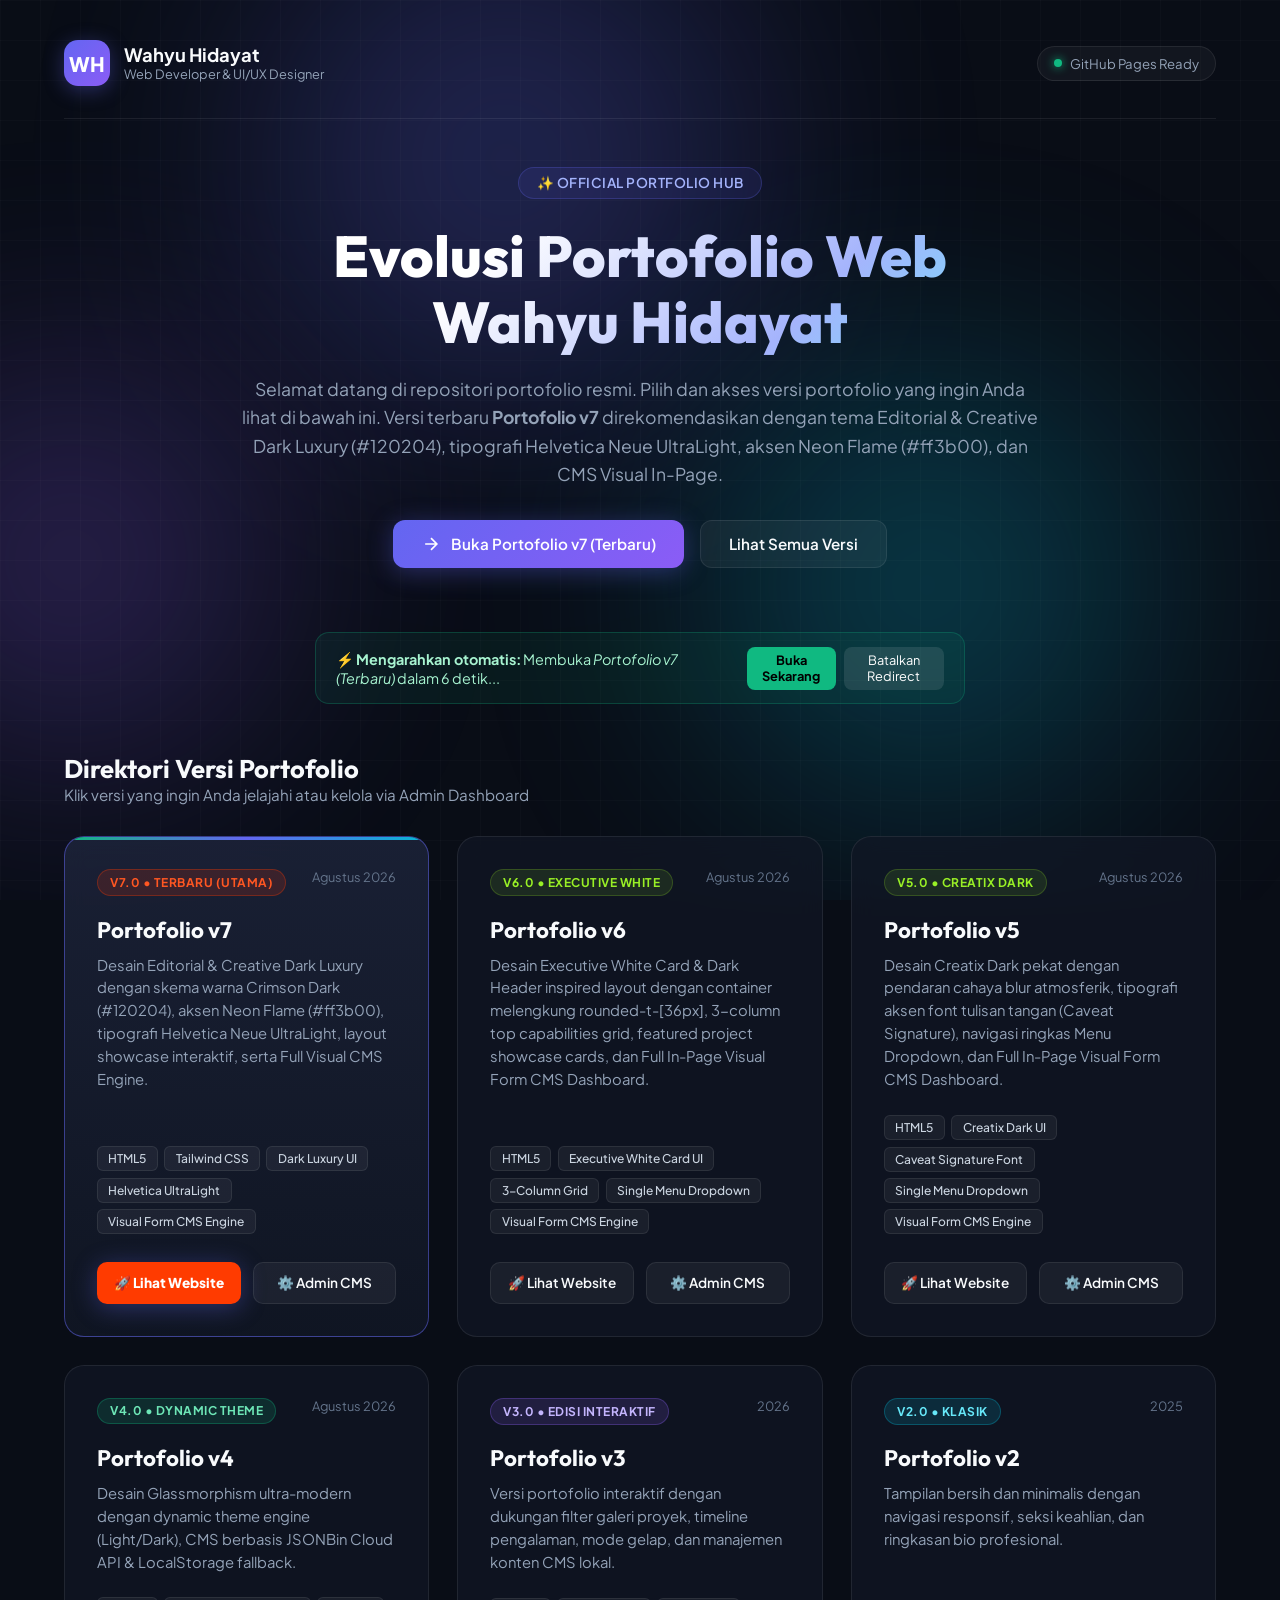
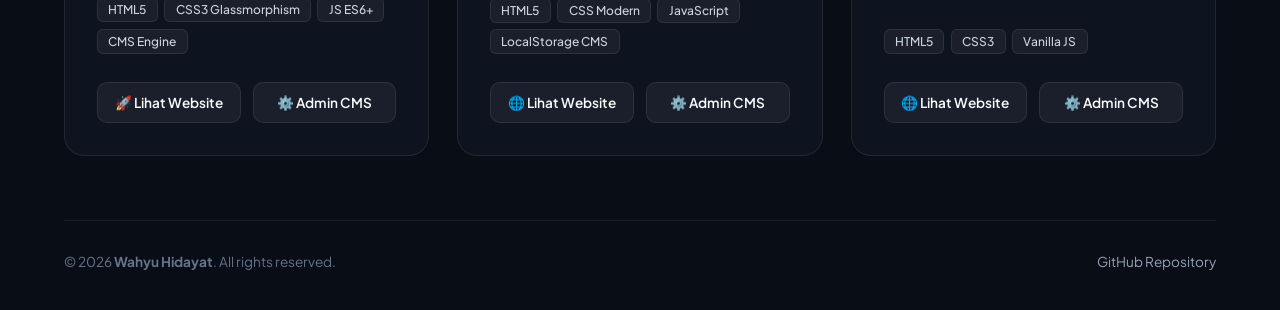
<file: index.html>
<!DOCTYPE html>
<html lang="id">
<head>
    <meta charset="UTF-8">
    <meta name="viewport" content="width=device-width, initial-scale=1.0">
    <title>Wahyu Hidayat - Portfolio Directory Hub</title>
    <meta name="description" content="Direktori Portal Portofolio Wahyu Hidayat. Akses semua versi portofolio (v2, v3, v4, v5, v6, v7) dalam satu tempat.">
    <link rel="preconnect" href="https://fonts.googleapis.com">
    <link rel="preconnect" href="https://fonts.gstatic.com" crossorigin>
    <link href="https://fonts.googleapis.com/css2?family=Outfit:wght@300;400;500;600;700;800&family=Plus+Jakarta+Sans:wght@400;500;600;700&display=swap" rel="stylesheet">
    <style>
        :root {
            --bg-dark: #090d16;
            --bg-card: rgba(18, 24, 38, 0.7);
            --bg-card-hover: rgba(28, 36, 56, 0.85);
            --border-color: rgba(255, 255, 255, 0.08);
            --border-hover: rgba(99, 102, 241, 0.4);
            --primary: #6366f1;
            --primary-glow: rgba(99, 102, 241, 0.35);
            --cyan: #06b6d4;
            --emerald: #10b981;
            --violet: #8b5cf6;
            --text-main: #f8fafc;
            --text-muted: #94a3b8;
            --text-dim: #64748b;
        }

        * {
            margin: 0;
            padding: 0;
            box-sizing: border-box;
            font-family: 'Plus Jakarta Sans', 'Outfit', sans-serif;
        }

        body {
            background-color: var(--bg-dark);
            color: var(--text-main);
            min-height: 100vh;
            display: flex;
            flex-direction: column;
            overflow-x: hidden;
            position: relative;
        }

        /* Ambient Glow Background */
        .ambient-bg {
            position: fixed;
            top: 0;
            left: 0;
            width: 100vw;
            height: 100vh;
            pointer-events: none;
            z-index: 0;
            overflow: hidden;
        }

        .glow-orb {
            position: absolute;
            border-radius: 50%;
            filter: blur(120px);
            opacity: 0.25;
            animation: pulseOrb 12s infinite alternate ease-in-out;
        }

        .orb-1 {
            top: -10%;
            left: 20%;
            width: 500px;
            height: 500px;
            background: var(--primary);
        }

        .orb-2 {
            bottom: 10%;
            right: 10%;
            width: 450px;
            height: 450px;
            background: var(--cyan);
            animation-delay: -4s;
        }

        .orb-3 {
            top: 40%;
            left: -10%;
            width: 400px;
            height: 400px;
            background: var(--violet);
            animation-delay: -8s;
        }

        @keyframes pulseOrb {
            0% { transform: scale(1) translate(0, 0); opacity: 0.2; }
            100% { transform: scale(1.15) translate(30px, -20px); opacity: 0.35; }
        }

        /* Grid lines pattern overlay */
        .grid-overlay {
            position: fixed;
            inset: 0;
            background-image: 
                linear-gradient(to right, rgba(255, 255, 255, 0.02) 1px, transparent 1px),
                linear-gradient(to bottom, rgba(255, 255, 255, 0.02) 1px, transparent 1px);
            background-size: 40px 40px;
            pointer-events: none;
            z-index: 1;
        }

        /* Main Container */
        .container {
            width: 100%;
            max-width: 1200px;
            margin: 0 auto;
            padding: 2.5rem 1.5rem;
            position: relative;
            z-index: 2;
            flex: 1;
            display: flex;
            flex-direction: column;
        }

        /* Header */
        header {
            display: flex;
            justify-content: space-between;
            align-items: center;
            padding-bottom: 2rem;
            border-bottom: 1px solid var(--border-color);
            margin-bottom: 3rem;
        }

        .brand-logo {
            display: flex;
            align-items: center;
            gap: 0.85rem;
            text-decoration: none;
        }

        .avatar-badge {
            width: 46px;
            height: 46px;
            border-radius: 14px;
            background: linear-gradient(135deg, var(--primary), var(--violet));
            display: flex;
            align-items: center;
            justify-content: center;
            font-weight: 800;
            font-size: 1.25rem;
            color: #fff;
            box-shadow: 0 4px 20px var(--primary-glow);
        }

        .brand-info h2 {
            font-size: 1.15rem;
            font-weight: 700;
            color: var(--text-main);
            line-height: 1.2;
        }

        .brand-info p {
            font-size: 0.8rem;
            color: var(--text-muted);
        }

        .repo-status {
            display: flex;
            align-items: center;
            gap: 0.5rem;
            background: rgba(255, 255, 255, 0.04);
            border: 1px solid var(--border-color);
            padding: 0.5rem 1rem;
            border-radius: 50px;
            font-size: 0.825rem;
            color: var(--text-muted);
        }

        .status-dot {
            width: 8px;
            height: 8px;
            border-radius: 50%;
            background: var(--emerald);
            box-shadow: 0 0 10px var(--emerald);
            animation: blink 2s infinite;
        }

        @keyframes blink {
            0%, 100% { opacity: 1; }
            50% { opacity: 0.4; }
        }

        /* Hero Banner */
        .hero {
            text-align: center;
            max-width: 800px;
            margin: 0 auto 4rem auto;
        }

        .hero-badge {
            display: inline-flex;
            align-items: center;
            gap: 0.5rem;
            padding: 0.4rem 1.1rem;
            border-radius: 50px;
            background: rgba(99, 102, 241, 0.1);
            border: 1px solid rgba(99, 102, 241, 0.25);
            color: #a5b4fc;
            font-size: 0.85rem;
            font-weight: 600;
            margin-bottom: 1.5rem;
            letter-spacing: 0.5px;
            text-transform: uppercase;
        }

        .hero h1 {
            font-family: 'Outfit', sans-serif;
            font-size: clamp(2.2rem, 5vw, 3.6rem);
            font-weight: 800;
            line-height: 1.15;
            margin-bottom: 1.25rem;
            background: linear-gradient(135deg, #ffffff 30%, #a5b4fc 70%, #67e8f9 100%);
            -webkit-background-clip: text;
            -webkit-text-fill-color: transparent;
        }

        .hero p {
            font-size: 1.1rem;
            color: var(--text-muted);
            line-height: 1.6;
            margin-bottom: 2rem;
        }

        .quick-actions {
            display: flex;
            justify-content: center;
            gap: 1rem;
            flex-wrap: wrap;
        }

        .btn {
            display: inline-flex;
            align-items: center;
            gap: 0.6rem;
            padding: 0.85rem 1.75rem;
            border-radius: 12px;
            font-weight: 600;
            font-size: 0.95rem;
            text-decoration: none;
            transition: all 0.25s cubic-bezier(0.4, 0, 0.2, 1);
            cursor: pointer;
            border: none;
        }

        .btn-primary {
            background: linear-gradient(135deg, var(--primary), var(--violet));
            color: #fff;
            box-shadow: 0 4px 25px var(--primary-glow);
        }

        .btn-primary:hover {
            transform: translateY(-2px);
            box-shadow: 0 8px 30px rgba(99, 102, 241, 0.5);
        }

        .btn-secondary {
            background: rgba(255, 255, 255, 0.05);
            color: var(--text-main);
            border: 1px solid var(--border-color);
        }

        .btn-secondary:hover {
            background: rgba(255, 255, 255, 0.1);
            border-color: rgba(255, 255, 255, 0.2);
            transform: translateY(-2px);
        }

        /* Auto-redirect banner */
        .redirect-notice {
            background: rgba(16, 185, 129, 0.08);
            border: 1px solid rgba(16, 185, 129, 0.25);
            border-radius: 14px;
            padding: 0.85rem 1.25rem;
            margin: 0 auto 3rem auto;
            max-width: 650px;
            display: flex;
            align-items: center;
            justify-content: space-between;
            gap: 1rem;
            font-size: 0.9rem;
            color: #a7f3d0;
        }

        .redirect-notice.hidden {
            display: none;
        }

        .btn-sm-cancel {
            background: rgba(255, 255, 255, 0.1);
            border: none;
            color: #fff;
            padding: 0.35rem 0.75rem;
            border-radius: 8px;
            font-size: 0.8rem;
            cursor: pointer;
            transition: background 0.2s;
        }

        .btn-sm-cancel:hover {
            background: rgba(255, 255, 255, 0.2);
        }

        /* Section Title */
        .section-header {
            margin-bottom: 2rem;
        }

        .section-header h2 {
            font-family: 'Outfit', sans-serif;
            font-size: 1.6rem;
            font-weight: 700;
            color: var(--text-main);
        }

        .section-header p {
            color: var(--text-muted);
            font-size: 0.95rem;
        }

        /* Versions Grid */
        .versions-grid {
            display: grid;
            grid-template-columns: repeat(auto-fit, minmax(320px, 1fr));
            gap: 1.75rem;
            margin-bottom: 4rem;
        }

        .version-card {
            background: var(--bg-card);
            border: 1px solid var(--border-color);
            border-radius: 20px;
            padding: 2rem;
            backdrop-filter: blur(12px);
            -webkit-backdrop-filter: blur(12px);
            transition: all 0.3s cubic-bezier(0.4, 0, 0.2, 1);
            display: flex;
            flex-direction: column;
            position: relative;
            overflow: hidden;
        }

        .version-card:hover {
            background: var(--bg-card-hover);
            border-color: var(--border-hover);
            transform: translateY(-6px);
            box-shadow: 0 20px 40px rgba(0, 0, 0, 0.4);
        }

        .version-card.featured {
            border-color: rgba(99, 102, 241, 0.5);
            background: linear-gradient(180deg, rgba(30, 37, 60, 0.8) 0%, rgba(18, 24, 38, 0.8) 100%);
        }

        .version-card.featured::before {
            content: '';
            position: absolute;
            top: 0;
            left: 0;
            right: 0;
            height: 3px;
            background: linear-gradient(90deg, var(--emerald), var(--primary), var(--cyan));
        }

        .card-top {
            display: flex;
            justify-content: space-between;
            align-items: flex-start;
            margin-bottom: 1.25rem;
        }

        .version-tag {
            font-size: 0.75rem;
            font-weight: 700;
            padding: 0.3rem 0.75rem;
            border-radius: 50px;
            letter-spacing: 0.5px;
            text-transform: uppercase;
        }

        .tag-v4 {
            background: rgba(16, 185, 129, 0.15);
            color: #6ee7b7;
            border: 1px solid rgba(16, 185, 129, 0.3);
        }

        .tag-v3 {
            background: rgba(139, 92, 246, 0.15);
            color: #c4b5fd;
            border: 1px solid rgba(139, 92, 246, 0.3);
        }

        .tag-v2 {
            background: rgba(6, 182, 212, 0.15);
            color: #67e8f9;
            border: 1px solid rgba(6, 182, 212, 0.3);
        }

        .release-date {
            font-size: 0.8rem;
            color: var(--text-dim);
        }

        .card-title {
            font-family: 'Outfit', sans-serif;
            font-size: 1.4rem;
            font-weight: 700;
            margin-bottom: 0.6rem;
            color: var(--text-main);
        }

        .card-desc {
            font-size: 0.925rem;
            color: var(--text-muted);
            line-height: 1.55;
            margin-bottom: 1.5rem;
            flex: 1;
        }

        .tech-stack {
            display: flex;
            flex-wrap: wrap;
            gap: 0.4rem;
            margin-bottom: 1.75rem;
        }

        .tech-pill {
            background: rgba(255, 255, 255, 0.05);
            border: 1px solid rgba(255, 255, 255, 0.08);
            color: #cbd5e1;
            padding: 0.25rem 0.65rem;
            border-radius: 6px;
            font-size: 0.75rem;
            font-weight: 500;
        }

        .card-actions {
            display: grid;
            grid-template-columns: 1fr 1fr;
            gap: 0.75rem;
        }

        .card-actions .btn {
            padding: 0.7rem 1rem;
            font-size: 0.85rem;
            justify-content: center;
            border-radius: 10px;
        }

        /* Footer */
        footer {
            margin-top: auto;
            padding-top: 2rem;
            border-top: 1px solid var(--border-color);
            display: flex;
            justify-content: space-between;
            align-items: center;
            flex-wrap: wrap;
            gap: 1rem;
            color: var(--text-dim);
            font-size: 0.85rem;
        }

        footer a {
            color: var(--text-muted);
            text-decoration: none;
            transition: color 0.2s;
        }

        footer a:hover {
            color: var(--primary);
        }

        .social-links {
            display: flex;
            gap: 1.25rem;
        }

        @media (max-width: 640px) {
            header {
                flex-direction: column;
                align-items: flex-start;
                gap: 1rem;
            }
            .card-actions {
                grid-template-columns: 1fr;
            }
            .redirect-notice {
                flex-direction: column;
                align-items: flex-start;
            }
        }
    </style>
</head>
<body>
    <div class="ambient-bg">
        <div class="glow-orb orb-1"></div>
        <div class="glow-orb orb-2"></div>
        <div class="glow-orb orb-3"></div>
    </div>
    <div class="grid-overlay"></div>

    <div class="container">
        <!-- Header -->
        <header>
            <a href="#" class="brand-logo">
                <div class="avatar-badge">WH</div>
                <div class="brand-info">
                    <h2>Wahyu Hidayat</h2>
                    <p>Web Developer & UI/UX Designer</p>
                </div>
            </a>
            <div class="repo-status">
                <span class="status-dot"></span>
                <span>GitHub Pages Ready</span>
            </div>
        </header>

        <!-- Hero Section -->
        <section class="hero">
            <div class="hero-badge">
                <span>✨ Official Portfolio Hub</span>
            </div>
            <h1>Evolusi Portofolio Web Wahyu Hidayat</h1>
            <p>
                Selamat datang di repositori portofolio resmi. Pilih dan akses versi portofolio yang ingin Anda lihat di bawah ini. Versi terbaru <strong>Portofolio v7</strong> direkomendasikan dengan tema Editorial & Creative Dark Luxury (#120204), tipografi Helvetica Neue UltraLight, aksen Neon Flame (#ff3b00), dan CMS Visual In-Page.
            </p>
            <div class="quick-actions">
                <a href="./Portofolio%20v7/index.html" class="btn btn-primary">
                    <svg width="20" height="20" viewBox="0 0 24 24" fill="none" stroke="currentColor" stroke-width="2"><path d="M5 12h14M12 5l7 7-7 7"/></svg>
                    Buka Portofolio v7 (Terbaru)
                </a>
                <a href="#versions" class="btn btn-secondary">
                    Lihat Semua Versi
                </a>
            </div>
        </section>

        <!-- Auto Redirect Notice -->
        <div id="redirectNotice" class="redirect-notice">
            <div>
                ⚡ <strong>Mengarahkan otomatis:</strong> Membuka <em>Portofolio v7 (Terbaru)</em> dalam <span id="countdown">7</span> detik...
            </div>
            <div style="display: flex; gap: 0.5rem; align-items: center;">
                <button id="btnGoNow" class="btn-sm-cancel" style="background: var(--emerald); color: #000; font-weight:700;">Buka Sekarang</button>
                <button id="btnCancelRedirect" class="btn-sm-cancel">Batalkan Redirect</button>
            </div>
        </div>

        <!-- Versions Section -->
        <section id="versions">
            <div class="section-header">
                <h2>Direktori Versi Portofolio</h2>
                <p>Klik versi yang ingin Anda jelajahi atau kelola via Admin Dashboard</p>
            </div>

            <div class="versions-grid">
                <!-- Portofolio v7 -->
                <div class="version-card featured">
                    <div class="card-top">
                        <span class="version-tag tag-v4" style="background: rgba(255, 59, 0, 0.15); color: #ff5722; border-color: rgba(255, 59, 0, 0.3);">v7.0 • Terbaru (Utama)</span>
                        <span class="release-date">Agustus 2026</span>
                    </div>
                    <h3 class="card-title">Portofolio v7</h3>
                    <p class="card-desc">
                        Desain Editorial & Creative Dark Luxury dengan skema warna Crimson Dark (#120204), aksen Neon Flame (#ff3b00), tipografi Helvetica Neue UltraLight, layout showcase interaktif, serta Full Visual CMS Engine.
                    </p>
                    <div class="tech-stack">
                        <span class="tech-pill">HTML5</span>
                        <span class="tech-pill">Tailwind CSS</span>
                        <span class="tech-pill">Dark Luxury UI</span>
                        <span class="tech-pill">Helvetica UltraLight</span>
                        <span class="tech-pill">Visual Form CMS Engine</span>
                    </div>
                    <div class="card-actions">
                        <a href="./Portofolio%20v7/index.html" class="btn btn-primary" style="background: #ff3b00; color: #ffffff; font-weight: 800;">
                            <span>🚀 Lihat Website</span>
                        </a>
                        <a href="./Portofolio%20v7/admin.html" class="btn btn-secondary">
                            <span>⚙️ Admin CMS</span>
                        </a>
                    </div>
                </div>

                <!-- Portofolio v6 -->
                <div class="version-card">
                    <div class="card-top">
                        <span class="version-tag tag-v4" style="background: rgba(153, 240, 38, 0.1); color: #99f026; border-color: rgba(153, 240, 38, 0.2);">v6.0 • Executive White</span>
                        <span class="release-date">Agustus 2026</span>
                    </div>
                    <h3 class="card-title">Portofolio v6</h3>
                    <p class="card-desc">
                        Desain Executive White Card & Dark Header inspired layout dengan container melengkung rounded-t-[36px], 3-column top capabilities grid, featured project showcase cards, dan Full In-Page Visual Form CMS Dashboard.
                    </p>
                    <div class="tech-stack">
                        <span class="tech-pill">HTML5</span>
                        <span class="tech-pill">Executive White Card UI</span>
                        <span class="tech-pill">3-Column Grid</span>
                        <span class="tech-pill">Single Menu Dropdown</span>
                        <span class="tech-pill">Visual Form CMS Engine</span>
                    </div>
                    <div class="card-actions">
                        <a href="./Portofolio%20v6/index.html" class="btn btn-secondary">
                            <span>🚀 Lihat Website</span>
                        </a>
                        <a href="./Portofolio%20v6/admin.html" class="btn btn-secondary">
                            <span>⚙️ Admin CMS</span>
                        </a>
                    </div>
                </div>

                <!-- Portofolio v5 -->
                <div class="version-card">
                    <div class="card-top">
                        <span class="version-tag tag-v4" style="background: rgba(153, 240, 38, 0.1); color: #99f026; border-color: rgba(153, 240, 38, 0.2);">v5.0 • Creatix Dark</span>
                        <span class="release-date">Agustus 2026</span>
                    </div>
                    <h3 class="card-title">Portofolio v5</h3>
                    <p class="card-desc">
                        Desain Creatix Dark pekat dengan pendaran cahaya blur atmosferik, tipografi aksen font tulisan tangan (Caveat Signature), navigasi ringkas Menu Dropdown, dan Full In-Page Visual Form CMS Dashboard.
                    </p>
                    <div class="tech-stack">
                        <span class="tech-pill">HTML5</span>
                        <span class="tech-pill">Creatix Dark UI</span>
                        <span class="tech-pill">Caveat Signature Font</span>
                        <span class="tech-pill">Single Menu Dropdown</span>
                        <span class="tech-pill">Visual Form CMS Engine</span>
                    </div>
                    <div class="card-actions">
                        <a href="./Portofolio%20v5/index.html" class="btn btn-secondary">
                            <span>🚀 Lihat Website</span>
                        </a>
                        <a href="./Portofolio%20v5/admin.html" class="btn btn-secondary">
                            <span>⚙️ Admin CMS</span>
                        </a>
                    </div>
                </div>

                <!-- Portofolio v4 -->
                <div class="version-card">
                    <div class="card-top">
                        <span class="version-tag tag-v4">v4.0 • Dynamic Theme</span>
                        <span class="release-date">Agustus 2026</span>
                    </div>
                    <h3 class="card-title">Portofolio v4</h3>
                    <p class="card-desc">
                        Desain Glassmorphism ultra-modern dengan dynamic theme engine (Light/Dark), CMS berbasis JSONBin Cloud API & LocalStorage fallback.
                    </p>
                    <div class="tech-stack">
                        <span class="tech-pill">HTML5</span>
                        <span class="tech-pill">CSS3 Glassmorphism</span>
                        <span class="tech-pill">JS ES6+</span>
                        <span class="tech-pill">CMS Engine</span>
                    </div>
                    <div class="card-actions">
                        <a href="./Portofolio%20v4/index.html" class="btn btn-secondary">
                            <span>🚀 Lihat Website</span>
                        </a>
                        <a href="./Portofolio%20v4/admin.html" class="btn btn-secondary">
                            <span>⚙️ Admin CMS</span>
                        </a>
                    </div>
                </div>

                <!-- Portofolio v3 -->
                <div class="version-card">
                    <div class="card-top">
                        <span class="version-tag tag-v3">v3.0 • Edisi Interaktif</span>
                        <span class="release-date">2026</span>
                    </div>
                    <h3 class="card-title">Portofolio v3</h3>
                    <p class="card-desc">
                        Versi portofolio interaktif dengan dukungan filter galeri proyek, timeline pengalaman, mode gelap, dan manajemen konten CMS lokal.
                    </p>
                    <div class="tech-stack">
                        <span class="tech-pill">HTML5</span>
                        <span class="tech-pill">CSS Modern</span>
                        <span class="tech-pill">JavaScript</span>
                        <span class="tech-pill">LocalStorage CMS</span>
                    </div>
                    <div class="card-actions">
                        <a href="./Portofolio%20v3/index.html" class="btn btn-secondary">
                            <span>🌐 Lihat Website</span>
                        </a>
                        <a href="./Portofolio%20v3/admin.html" class="btn btn-secondary">
                            <span>⚙️ Admin CMS</span>
                        </a>
                    </div>
                </div>

                <!-- Portofolio v2 -->
                <div class="version-card">
                    <div class="card-top">
                        <span class="version-tag tag-v2">v2.0 • Klasik</span>
                        <span class="release-date">2025</span>
                    </div>
                    <h3 class="card-title">Portofolio v2</h3>
                    <p class="card-desc">
                        Tampilan bersih dan minimalis dengan navigasi responsif, seksi keahlian, dan ringkasan bio profesional.
                    </p>
                    <div class="tech-stack">
                        <span class="tech-pill">HTML5</span>
                        <span class="tech-pill">CSS3</span>
                        <span class="tech-pill">Vanilla JS</span>
                    </div>
                    <div class="card-actions">
                        <a href="./Portofolio%20v2/index.html" class="btn btn-secondary">
                            <span>🌐 Lihat Website</span>
                        </a>
                        <a href="./Portofolio%20v2/admin.html" class="btn btn-secondary">
                            <span>⚙️ Admin CMS</span>
                        </a>
                    </div>
                </div>
            </div>
        </section>

        <!-- Footer -->
        <footer>
            <div>
                © 2026 <strong>Wahyu Hidayat</strong>. All rights reserved.
            </div>
            <div class="social-links">
                <a href="https://github.com/wahyuhidayatwyh-boop/myportofolio" target="_blank" rel="noopener">GitHub Repository</a>
            </div>
        </footer>
    </div>

    <script>
        // Auto redirect timer logic
        let timeLeft = 7;
        const countdownEl = document.getElementById('countdown');
        const noticeEl = document.getElementById('redirectNotice');
        const cancelBtn = document.getElementById('btnCancelRedirect');
        const goNowBtn = document.getElementById('btnGoNow');

        // Check if user disabled auto-redirect previously
        if (localStorage.getItem('disable_hub_redirect') === 'true') {
            noticeEl.classList.add('hidden');
        } else {
            const timer = setInterval(() => {
                timeLeft--;
                if (countdownEl) countdownEl.textContent = timeLeft;
                if (timeLeft <= 0) {
                    clearInterval(timer);
                    window.location.href = './Portofolio%20v7/index.html';
                }
            }, 1000);

            cancelBtn.addEventListener('click', () => {
                clearInterval(timer);
                noticeEl.classList.add('hidden');
                localStorage.setItem('disable_hub_redirect', 'true');
            });

            goNowBtn.addEventListener('click', () => {
                clearInterval(timer);
                window.location.href = './Portofolio%20v7/index.html';
            });
        }
    </script>
</body>
</html>
</file>
